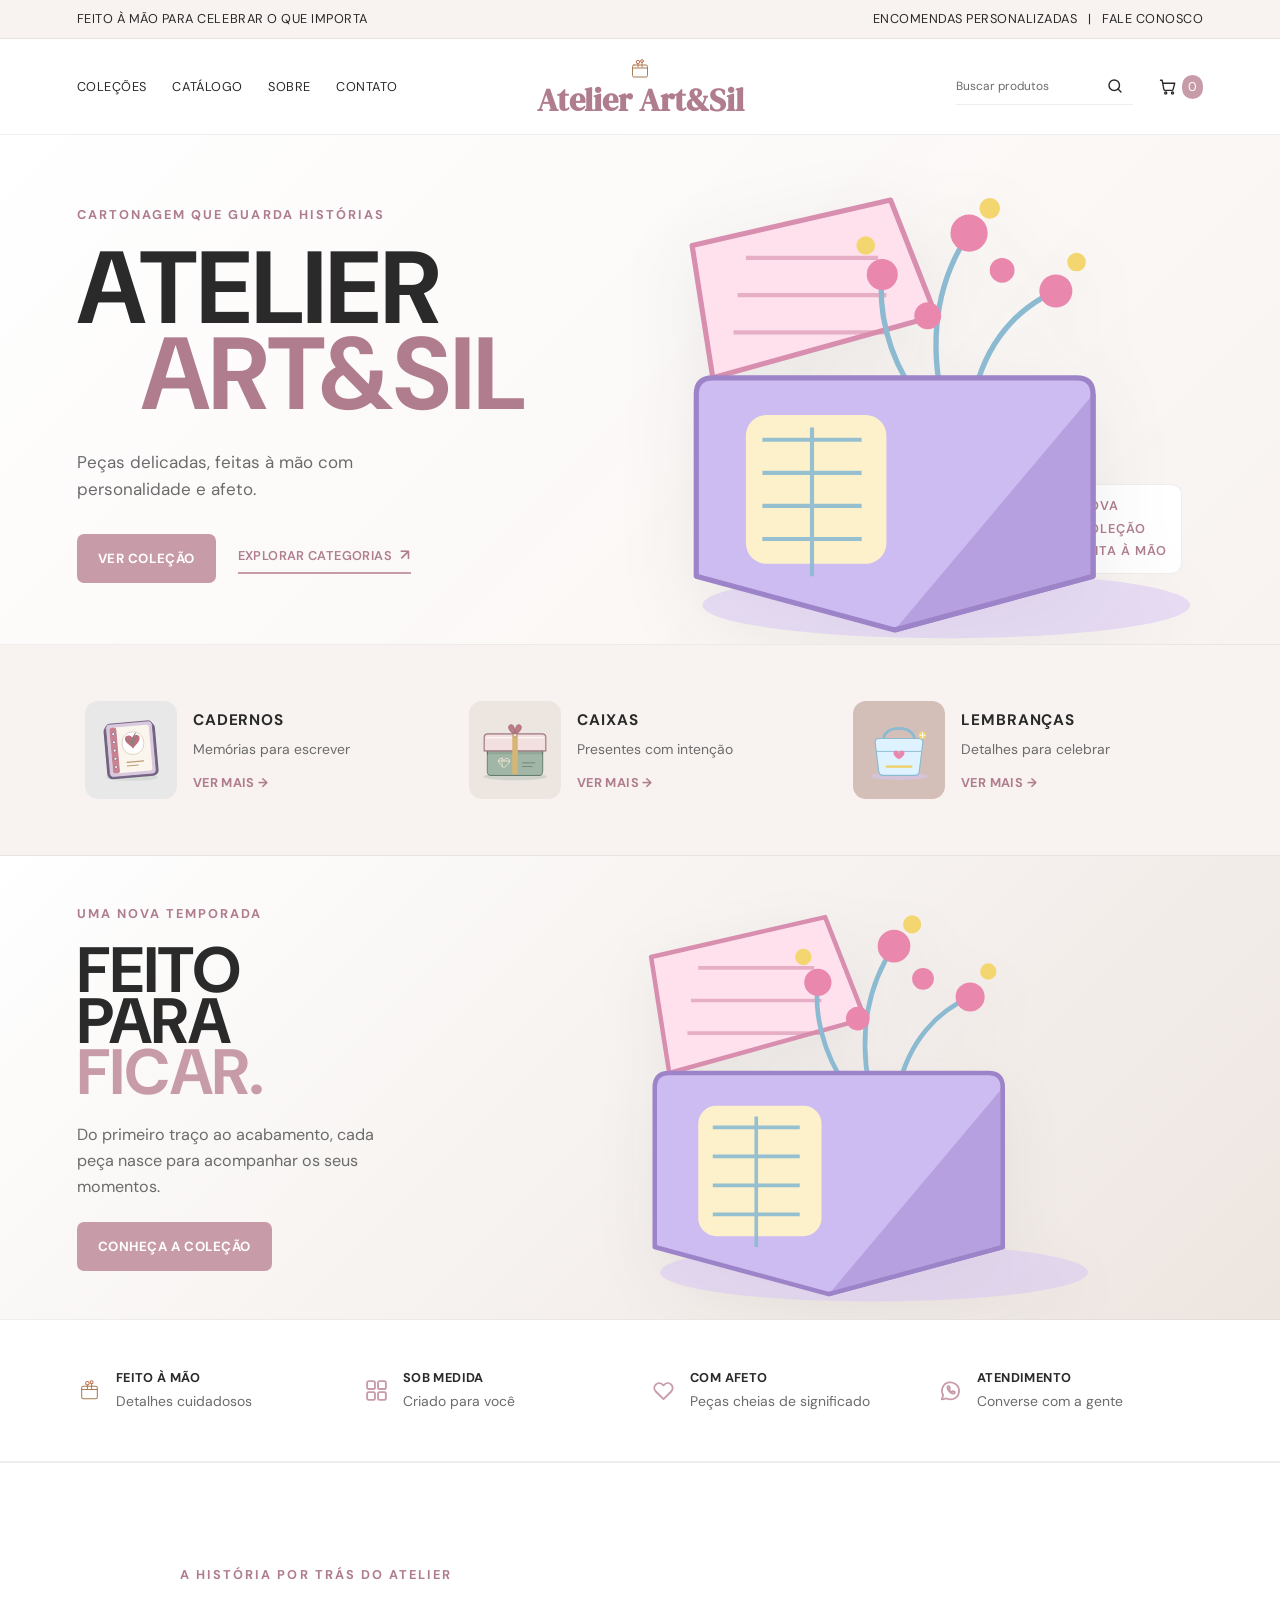
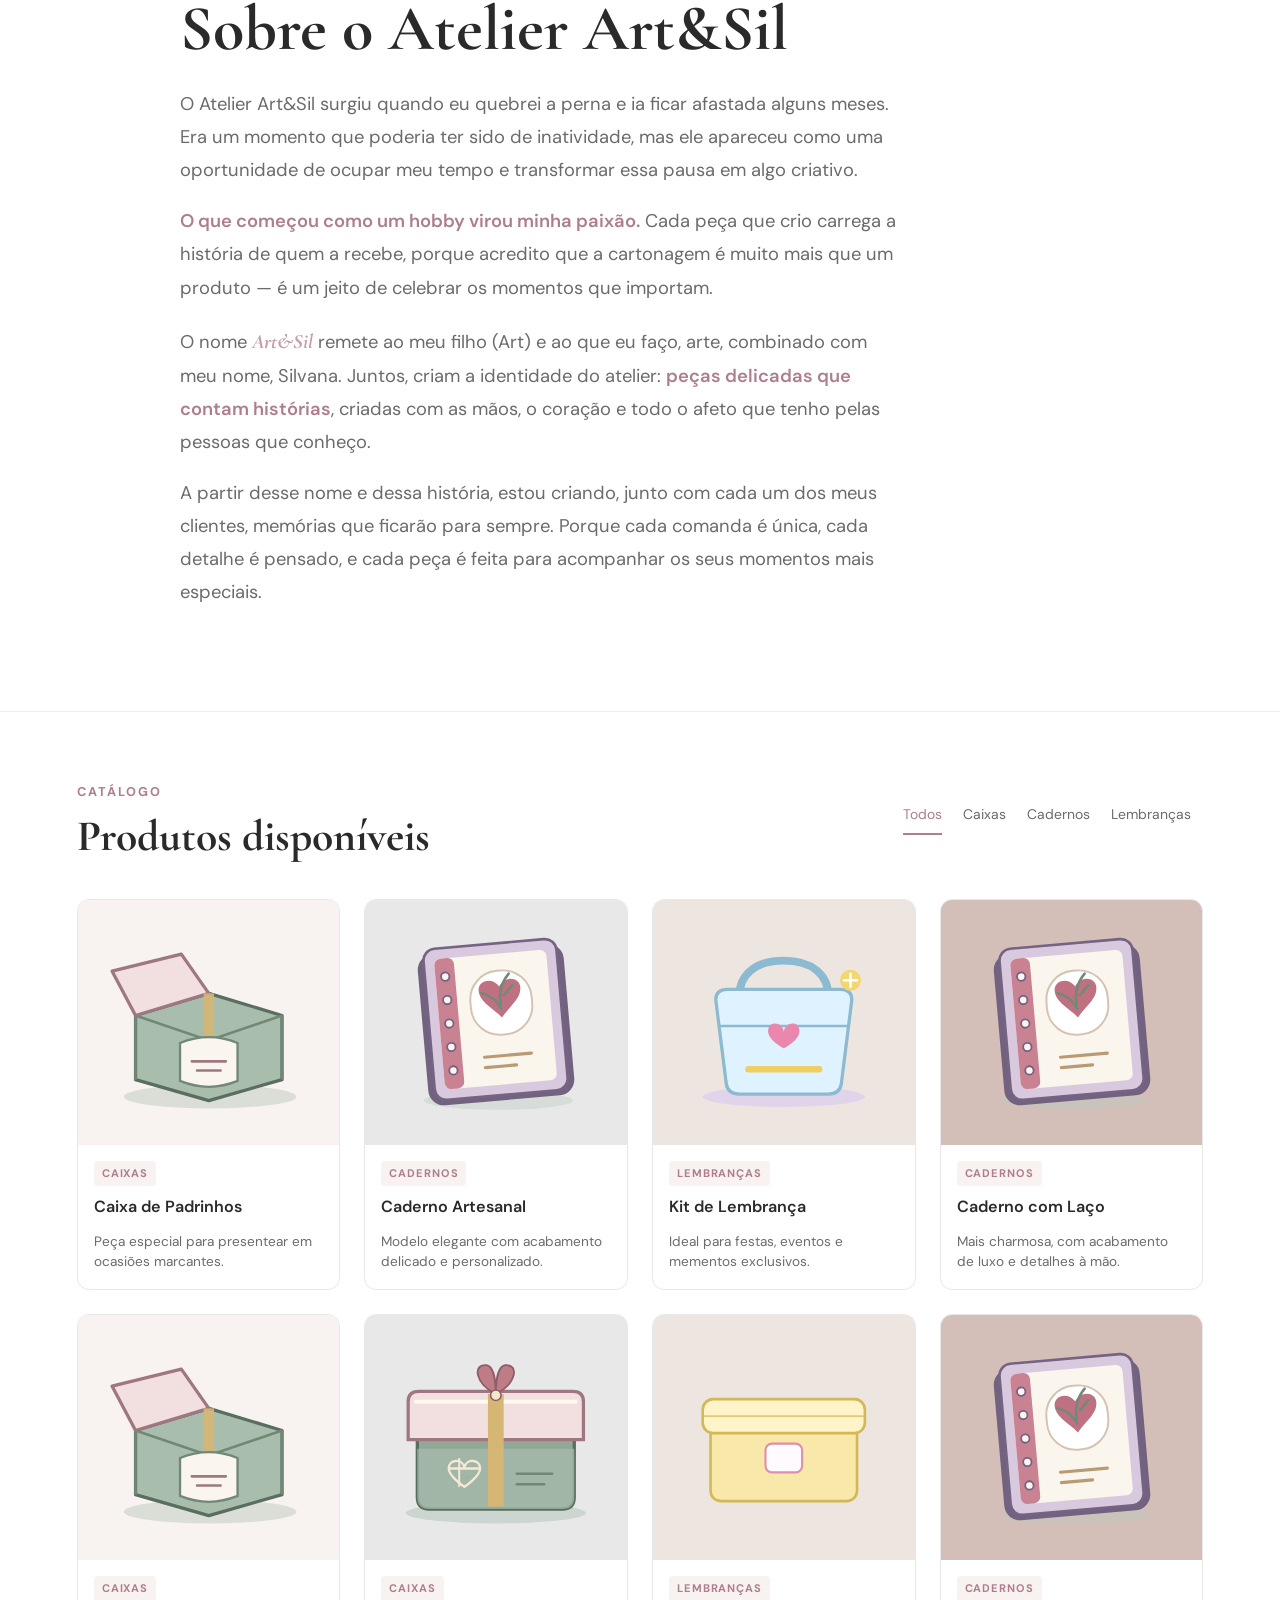
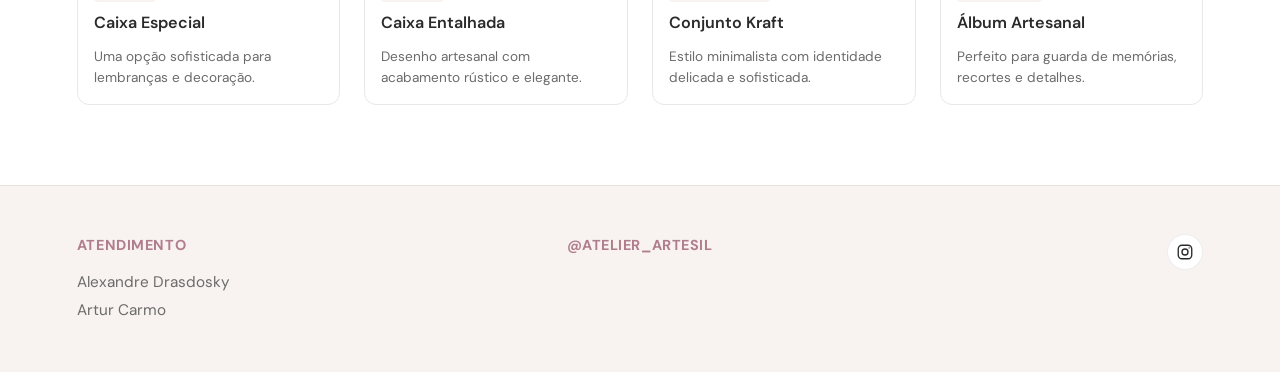
<file: index.html>
<!doctype html>
<html lang="pt-BR">
  <head>
    <meta charset="UTF-8" />
    <meta name="viewport" content="width=device-width, initial-scale=1.0" />
    <title>Atelier Art &amp; Sil — Cartonagem Personalizada</title>
    <meta
      name="description"
      content="Cartonagem personalizada feita à mão pelo Atelier Art&amp;Sil."
    />
    <link rel="preconnect" href="https://fonts.googleapis.com" />
    <link rel="preconnect" href="https://fonts.gstatic.com" crossorigin />
    <link
      href="https://fonts.googleapis.com/css2?family=Cormorant+Garamond:wght@500;600;700&family=DM+Sans:wght@400;500;600;700&family=DM+Serif+Display&display=swap"
      rel="stylesheet"
    />
    <link rel="stylesheet" href="css/editorial.css" />
  </head>
  <body>
    <a class="skip-link" href="#main-content">Pular para o conteúdo</a>
    <svg class="sprite" aria-hidden="true">
      <symbol
        id="i-home"
        viewBox="0 0 24 24"
        fill="none"
        stroke="currentColor"
        stroke-width="1.8"
        stroke-linecap="round"
        stroke-linejoin="round"
      >
        <path d="M3 10.5 12 3l9 7.5" />
        <path d="M5 9.5V21h14V9.5" />
        <path d="M9.5 21v-6h5v6" />
      </symbol>
      <symbol
        id="i-grid"
        viewBox="0 0 24 24"
        fill="none"
        stroke="currentColor"
        stroke-width="1.8"
        stroke-linecap="round"
        stroke-linejoin="round"
      >
        <rect x="3" y="3" width="7.5" height="7.5" rx="1.5" />
        <rect x="13.5" y="3" width="7.5" height="7.5" rx="1.5" />
        <rect x="3" y="13.5" width="7.5" height="7.5" rx="1.5" />
        <rect x="13.5" y="13.5" width="7.5" height="7.5" rx="1.5" />
      </symbol>
      <symbol
        id="i-cart"
        viewBox="0 0 24 24"
        fill="none"
        stroke="currentColor"
        stroke-width="1.8"
        stroke-linecap="round"
        stroke-linejoin="round"
      >
        <circle cx="9" cy="20" r="1.4" />
        <circle cx="18" cy="20" r="1.4" />
        <path
          d="M2 3h2.2l2.3 12.2a1.6 1.6 0 0 0 1.6 1.3h9.1a1.6 1.6 0 0 0 1.6-1.3L21 7H5"
        />
      </symbol>
      <symbol
        id="i-info"
        viewBox="0 0 24 24"
        fill="none"
        stroke="currentColor"
        stroke-width="1.8"
        stroke-linecap="round"
        stroke-linejoin="round"
      >
        <circle cx="12" cy="12" r="9.2" />
        <path d="M12 11v5.5" />
        <path d="M12 7.6h.01" />
      </symbol>
      <symbol
        id="i-search"
        viewBox="0 0 24 24"
        fill="none"
        stroke="currentColor"
        stroke-width="1.9"
        stroke-linecap="round"
        stroke-linejoin="round"
      >
        <circle cx="11" cy="11" r="7" />
        <path d="m20 20-4-4" />
      </symbol>
      <symbol
        id="i-user"
        viewBox="0 0 24 24"
        fill="none"
        stroke="currentColor"
        stroke-width="1.8"
        stroke-linecap="round"
        stroke-linejoin="round"
      >
        <circle cx="12" cy="8" r="4" />
        <path d="M4 21c0-4 3.6-6.5 8-6.5s8 2.5 8 6.5" />
      </symbol>
      <symbol
        id="i-heart"
        viewBox="0 0 24 24"
        fill="none"
        stroke="currentColor"
        stroke-width="1.8"
        stroke-linecap="round"
        stroke-linejoin="round"
      >
        <path
          d="M12 20.3 4.6 13a4.7 4.7 0 0 1 6.6-6.7l.8.8.8-.8A4.7 4.7 0 0 1 19.4 13Z"
        />
      </symbol>
      <symbol
        id="i-instagram"
        viewBox="0 0 24 24"
        fill="none"
        stroke="currentColor"
        stroke-width="1.8"
        stroke-linecap="round"
        stroke-linejoin="round"
      >
        <rect x="3" y="3" width="18" height="18" rx="5" />
        <circle cx="12" cy="12" r="4" />
        <path d="M17.5 6.5h.01" />
      </symbol>
      <symbol
        id="i-whatsapp"
        viewBox="0 0 24 24"
        fill="none"
        stroke="currentColor"
        stroke-width="1.7"
        stroke-linecap="round"
        stroke-linejoin="round"
      >
        <path d="M3.5 20.5 5 16.6A8.2 8.2 0 1 1 8.2 19.6Z" />
        <path
          d="M9 9.2c.3 2.6 3.2 5.5 5.8 5.8.7.1 1.3-.5 1.3-1.2v-.5l-1.9-.8-.9 1a6.6 6.6 0 0 1-2.8-2.8l1-.9-.8-1.9h-.5c-.7 0-1.3.6-1.2 1.3Z"
        />
      </symbol>
      <symbol
        id="i-facebook"
        viewBox="0 0 24 24"
        fill="none"
        stroke="currentColor"
        stroke-width="1.8"
        stroke-linecap="round"
        stroke-linejoin="round"
      >
        <path
          d="M14.5 21v-8h2.7l.5-3.2h-3.2V7.7c0-.9.3-1.6 1.7-1.6h1.6V3.2C17.4 3.1 16.4 3 15.3 3 12.9 3 11.3 4.4 11.3 7.3v2.5H8.5V13h2.8v8"
        />
      </symbol>
      <symbol
        id="i-flor"
        viewBox="0 0 48 48"
        fill="none"
        stroke="#c4714f"
        stroke-width="2"
        stroke-linecap="round"
      >
        <rect x="9" y="16" width="30" height="24" rx="3" stroke="#a67c52" />
        <path d="M9 22h30" stroke="#a67c52" />
        <circle cx="20" cy="10" r="3.4" />
        <circle cx="28" cy="8" r="2.8" />
        <path d="M20 13.4V20M28 10.8V20" />
      </symbol>

      <symbol id="p-caderno" viewBox="0 0 200 150">
        <ellipse cx="102" cy="135" rx="57" ry="7" fill="#b8c7bd" opacity=".4" />
        <g transform="rotate(-5 100 75)">
          <rect x="44" y="19" width="112" height="116" rx="12" fill="#72627f" />
          <rect
            x="49"
            y="15"
            width="102"
            height="116"
            rx="9"
            fill="#d8c9df"
            stroke="#756384"
            stroke-width="2"
          />
          <rect x="57" y="23" width="86" height="100" rx="5" fill="#fbf6ed" />
          <rect x="57" y="23" width="15" height="100" rx="5" fill="#c98291" />
          <g fill="#fbf6ed" stroke="#756384" stroke-width="1.4">
            <circle cx="64.5" cy="37" r="3.2" />
            <circle cx="64.5" cy="55" r="3.2" />
            <circle cx="64.5" cy="73" r="3.2" />
            <circle cx="64.5" cy="91" r="3.2" />
            <circle cx="64.5" cy="109" r="3.2" />
          </g>
          <rect
            x="82"
            y="36"
            width="47"
            height="49"
            rx="22"
            fill="#fff"
            stroke="#d5c2b2"
            stroke-width="1.5"
          />
          <path
            d="M105 72c-6-8-16-13-16-22 0-8 11-10 16-2 5-8 16-6 16 2 0 9-10 14-16 22Z"
            fill="#bf7182"
          />
          <path
            d="M105 62c-1-10 2-17 8-23m-8 26c-3-7-8-11-14-13m17 3 7-7"
            fill="none"
            stroke="#718a76"
            stroke-width="2"
            stroke-linecap="round"
          />
          <path
            d="M89 101h36"
            stroke="#b99b73"
            stroke-width="2.4"
            stroke-linecap="round"
          />
          <path
            d="M89 109h24"
            stroke="#b99b73"
            stroke-width="2.4"
            stroke-linecap="round"
          />
        </g>
      </symbol>

      <symbol id="p-caixa-entalhada" viewBox="0 0 200 150">
        <ellipse
          cx="100"
          cy="133"
          rx="69"
          ry="8"
          fill="#acbdb2"
          opacity=".45"
        />
        <path
          d="M40 68h120v53q0 9-9 9H49q-9 0-9-9Z"
          fill="#91a896"
          stroke="#596e61"
          stroke-width="2.5"
        />
        <path
          d="M40 84h120v37q0 9-9 9H49q-9 0-9-9Z"
          fill="#a9bdad"
          opacity=".7"
        />
        <path
          d="M33 48q0-8 8-8h118q8 0 8 8v29H33Z"
          fill="#f2dfe0"
          stroke="#9e7780"
          stroke-width="2.5"
        />
        <path
          d="M39 48h122"
          stroke="#fff8ef"
          stroke-width="3"
          stroke-linecap="round"
        />
        <path d="M94 42h12v86H94Z" fill="#d6b674" />
        <path
          d="M100 42c-16-8-18-23-7-22 5 1 7 11 7 22Zm0 0c16-8 18-23 7-22-5 1-7 11-7 22Z"
          fill="#bd7c86"
          stroke="#8e5d69"
          stroke-width="1.4"
        />
        <circle
          cx="100"
          cy="43"
          r="4"
          fill="#f4e8ca"
          stroke="#8e5d69"
          stroke-width="1.2"
        />
        <path
          d="M64 99c0-7 10-8 12-1 2-7 12-6 12 1 0 6-12 14-12 14s-12-8-12-14Zm0 0h24"
          fill="none"
          stroke="#f5e8d6"
          stroke-width="1.8"
          stroke-linecap="round"
          stroke-linejoin="round"
        />
        <path d="M72 91v22" stroke="#f5e8d6" stroke-width="1.5" />
        <path
          d="M116 103h27"
          stroke="#718778"
          stroke-width="2"
          stroke-linecap="round"
        />
        <path
          d="M116 111h21"
          stroke="#718778"
          stroke-width="2"
          stroke-linecap="round"
        />
      </symbol>

      <symbol id="p-caixa-presente" viewBox="0 0 200 150">
        <rect
          x="42"
          y="66"
          width="116"
          height="60"
          rx="10"
          fill="#ffddeb"
          stroke="#df9fbd"
          stroke-width="2"
        />
        <rect
          x="34"
          y="48"
          width="132"
          height="26"
          rx="10"
          fill="#fff0f6"
          stroke="#df9fbd"
          stroke-width="2"
        />
        <rect
          x="92"
          y="48"
          width="16"
          height="78"
          fill="#f3d66f"
          opacity=".95"
        />
        <path d="M100 48c-14-6-26-22-12-24 9-1 12 12 12 24Z" fill="#f3c95e" />
        <path d="M100 48c14-6 26-22 12-24-9-1 12 12 12 24Z" fill="#f3c95e" />
        <circle cx="100" cy="46" r="5" fill="#df8eae" />
      </symbol>

      <symbol id="p-caixa-kraft" viewBox="0 0 200 150">
        <rect
          x="44"
          y="64"
          width="112"
          height="60"
          rx="8"
          fill="#f8e8a9"
          stroke="#d3b857"
          stroke-width="2"
        />
        <rect
          x="38"
          y="46"
          width="124"
          height="26"
          rx="8"
          fill="#fff4c9"
          stroke="#d3b857"
          stroke-width="2"
        />
        <path d="M38 59h124" stroke="#d3b857" stroke-width="1.4" opacity=".7" />
        <rect
          x="86"
          y="80"
          width="28"
          height="22"
          rx="5"
          fill="#fffafd"
          stroke="#df8eae"
          stroke-width="1.6"
        />
      </symbol>

      <symbol id="p-caixa-aberta" viewBox="0 0 200 150">
        <ellipse cx="101" cy="132" rx="66" ry="9" fill="#acbdb2" opacity=".4" />
        <path
          d="M44 70 100 53l56 17v49l-56 16-56-16Z"
          fill="#a9bdad"
          stroke="#596e61"
          stroke-width="2.5"
          stroke-linejoin="round"
        />
        <path
          d="M44 70 100 89l56-19M44 70v49m112-49v49"
          fill="none"
          stroke="#718778"
          stroke-width="2"
        />
        <path
          d="M44 70 26 36l53-13 21 30Z"
          fill="#f2dfe0"
          stroke="#9e7780"
          stroke-width="2.5"
          stroke-linejoin="round"
        />
        <path d="M100 53v52" stroke="#d6b674" stroke-width="8" opacity=".9" />
        <path
          d="M78 91q22-9 44 0v29q-22 9-44 0Z"
          fill="#fbf6ed"
          stroke="#718778"
          stroke-width="1.8"
        />
        <path
          d="M87 105h26m-22 7h18"
          stroke="#9e7780"
          stroke-width="2"
          stroke-linecap="round"
        />
      </symbol>

      <symbol id="p-lembranca" viewBox="0 0 200 150">
        <ellipse
          cx="100"
          cy="132"
          rx="62"
          ry="8"
          fill="#d8c7f5"
          opacity=".55"
        />
        <path
          d="M66 55c0-16 12-27 34-27s34 11 34 27"
          fill="none"
          stroke="#8cbad1"
          stroke-width="6"
          stroke-linecap="round"
        />
        <path
          d="M48 58q0-8 9-8h86q9 0 9 8l-8 64q-1 8-10 8H66q-9 0-10-8Z"
          fill="#dff2ff"
          stroke="#8cbad1"
          stroke-width="2.5"
        />
        <path d="M51 78h98" stroke="#8cbad1" stroke-width="2" />
        <path
          d="M100 83c0-8 12-10 12-1 0 7-12 13-12 13s-12-6-12-13c0-9 12-7 12 1Z"
          fill="#e987ac"
        />
        <path
          d="M73 111h54"
          stroke="#f0ce62"
          stroke-width="5"
          stroke-linecap="round"
        />
        <circle cx="151" cy="43" r="8" fill="#f3d66f" />
        <path
          d="M151 38v10m-5-5h10"
          stroke="#fff"
          stroke-width="2"
          stroke-linecap="round"
        />
      </symbol>

      <symbol id="p-topo-bolo" viewBox="0 0 200 150">
        <rect x="96" y="70" width="8" height="58" rx="4" fill="#f3d66f" />
        <path
          d="M100 26c16 6 30 18 30 30 0 10-13 16-30 16s-30-6-30-16c0-12 14-24 30-30Z"
          fill="#dff2ff"
          stroke="#a9cfe4"
          stroke-width="2"
        />
        <path
          d="M78 54h44"
          stroke="#e987ac"
          stroke-width="2.4"
          stroke-linecap="round"
        />
        <circle cx="100" cy="40" r="6" fill="#f3d66f" opacity=".95" />
        <rect x="66" y="126" width="68" height="8" rx="4" fill="#e9ddff" />
      </symbol>

      <symbol id="hero-caixa" viewBox="0 0 360 260">
        <ellipse
          cx="185"
          cy="232"
          rx="118"
          ry="16"
          fill="#d8c7f5"
          opacity=".55"
        />
        <path
          d="M72 122 62 58l96-22 22 56Z"
          fill="#ffe1ed"
          stroke="#d88eae"
          stroke-width="2.5"
          stroke-linejoin="round"
        />
        <g stroke="#d88eae" stroke-width="2" fill="none" opacity=".6">
          <path d="M88 64h64M84 82h72M82 100h74" />
        </g>
        <g
          stroke="#8cbad1"
          stroke-width="2.6"
          fill="none"
          stroke-linecap="round"
        >
          <path d="M182 128c-6-34 2-58 14-76" />
          <path d="M198 132c6-28 22-44 40-52" />
          <path d="M170 130c-14-20-18-42-16-58" />
        </g>
        <g fill="#e987ac">
          <circle cx="196" cy="52" r="9" />
          <circle cx="238" cy="80" r="8" />
          <circle cx="154" cy="72" r="7.5" />
          <circle cx="212" cy="70" r="6" />
          <circle cx="176" cy="92" r="6.5" />
        </g>
        <g fill="#f3d66f">
          <circle cx="206" cy="40" r="5" />
          <circle cx="248" cy="66" r="4.5" />
          <circle cx="146" cy="58" r="4.5" />
        </g>
        <path
          d="M80 122h168q8 0 8 8v88l-96 26-96-26v-88q0-8 8-8Z"
          fill="#cdbcf1"
          stroke="#9d83c8"
          stroke-width="2.5"
          stroke-linejoin="round"
        />
        <path
          d="M256 130v88l-96 26"
          fill="#b7a0df"
          stroke="#9d83c8"
          stroke-width="2.5"
          stroke-linejoin="round"
        />
        <rect
          x="88"
          y="140"
          width="68"
          height="72"
          rx="10"
          fill="#fff4c9"
          opacity=".95"
        />
        <g stroke="#8cbad1" stroke-width="2" fill="none" opacity=".9">
          <path d="M96 152h48M96 168h48M96 184h48M96 200h48" />
          <path d="M120 146v72" />
        </g>
      </symbol>
    </svg>

    <div class="site-shell">
      <div class="top-strip">
        <span>Feito à mão para celebrar o que importa</span
        ><span>Encomendas personalizadas &nbsp; | &nbsp; Fale conosco</span>
      </div>
      <header class="topo">
        <nav class="nav-links" aria-label="Navegação principal">
          <a href="#categorias">COLEÇÕES</a><a href="#produtos">CATÁLOGO</a
          ><a href="#sobre">SOBRE</a><a href="#rodape">CONTATO</a>
        </nav>
        <a
          class="brand-lockup"
          href="index.html"
          aria-label="Atelier Art e Sil - início"
          ><svg aria-hidden="true"><use href="#i-flor" /></svg
          ><span>Atelier Art&amp;Sil</span></a
        >
        <div class="acoes">
          <form class="search-control" role="search" id="product-search">
            <label class="sr-only" for="busca">Buscar produtos</label>
            <input
              id="busca"
              type="search"
              placeholder="Buscar produtos"
              aria-controls="produtos"
              autocomplete="off"
            />
            <button type="submit" aria-label="Pesquisar produtos">
              <svg aria-hidden="true"><use href="#i-search" /></svg>
            </button>
          </form>
          <a
            class="cart-link"
            href="paginas/carrinho.html"
            aria-label="Carrinho, 0 itens"
            ><svg><use href="#i-cart" /></svg><span>0</span></a
          >
        </div>
      </header>

      <main id="main-content" tabindex="-1">
        <section class="hero" aria-label="Coleção em destaque">
          <div class="hero-copy">
            <p class="eyebrow">Cartonagem que guarda histórias</p>
            <h1>ATELIER<br /><span>ART&amp;SIL</span></h1>
            <p class="tagline">
              Peças delicadas, feitas à mão com personalidade e afeto.
            </p>
            <div class="hero-actions">
              <a href="#produtos" class="primary-btn">VER COLEÇÃO</a
              ><a href="#categorias" class="text-link"
                >EXPLORAR CATEGORIAS <span>↗</span></a
              >
            </div>
          </div>
          <div class="hero-art" aria-hidden="true">
            <div class="art-label">
              NOVA<br />COLEÇÃO<br /><span>FEITA À MÃO</span>
            </div>
            <svg viewBox="0 0 360 260"><use href="#hero-caixa" /></svg>
          </div>
        </section>

        <section
          class="category-band"
          id="categorias"
          aria-label="Categorias em destaque"
        >
          <a
            class="category-tile"
            href="#produtos"
            data-category-target="cadernos"
            ><div class="category-art">
              <svg viewBox="0 0 200 150" aria-hidden="true">
                <use href="#p-caderno" />
              </svg>
            </div>
            <div>
              <h2>CADERNOS</h2>
              <p>Memórias para escrever</p>
              <span>VER MAIS →</span>
            </div></a
          ><a
            class="category-tile"
            href="#produtos"
            data-category-target="caixas"
            ><div class="category-art">
              <svg viewBox="0 0 200 150" aria-hidden="true">
                <use href="#p-caixa-entalhada" />
              </svg>
            </div>
            <div>
              <h2>CAIXAS</h2>
              <p>Presentes com intenção</p>
              <span>VER MAIS →</span>
            </div></a
          ><a
            class="category-tile"
            href="#produtos"
            data-category-target="lembrancas"
            ><div class="category-art">
              <svg viewBox="0 0 200 150" aria-hidden="true">
                <use href="#p-lembranca" />
              </svg>
            </div>
            <div>
              <h2>LEMBRANÇAS</h2>
              <p>Detalhes para celebrar</p>
              <span>VER MAIS →</span>
            </div></a
          >
        </section>

        <section class="campaign">
          <div class="campaign-copy">
            <p class="eyebrow">Uma nova temporada</p>
            <h2>FEITO<br />PARA<br /><em>FICAR.</em></h2>
            <p>
              Do primeiro traço ao acabamento, cada peça nasce para acompanhar
              os seus momentos.
            </p>
            <a href="#produtos" class="primary-btn">CONHEÇA A COLEÇÃO</a>
          </div>
          <div class="campaign-art">
            <svg viewBox="0 0 360 260" aria-hidden="true">
              <use href="#hero-caixa" />
            </svg>
          </div>
        </section>

        <section class="benefits" aria-label="Benefícios do atelier">
          <div>
            <svg aria-hidden="true"><use href="#i-flor" /></svg
            ><strong>FEITO À MÃO</strong><span>Detalhes cuidadosos</span>
          </div>
          <div>
            <svg aria-hidden="true"><use href="#i-grid" /></svg
            ><strong>SOB MEDIDA</strong><span>Criado para você</span>
          </div>
          <div>
            <svg aria-hidden="true"><use href="#i-heart" /></svg
            ><strong>COM AFETO</strong><span>Peças cheias de significado</span>
          </div>
          <div>
            <svg aria-hidden="true"><use href="#i-whatsapp" /></svg
            ><strong>ATENDIMENTO</strong><span>Converse com a gente</span>
          </div>
        </section>

        <section class="sobre" id="sobre" aria-labelledby="sobre-titulo">
          <div class="sobre-container">
            <div class="sobre-conteudo">
              <p class="eyebrow">A história por trás do atelier</p>
              <h2 id="sobre-titulo">Sobre o Atelier Art&amp;Sil</h2>
              <p class="sobre-texto">
                O Atelier Art&amp;Sil surgiu quando eu quebrei a perna e ia ficar afastada alguns meses. Era um momento que poderia ter sido de inatividade, mas ele apareceu como uma oportunidade de ocupar meu tempo e transformar essa pausa em algo criativo.
              </p>
              <p class="sobre-texto">
                <strong>O que começou como um hobby virou minha paixão.</strong> Cada peça que crio carrega a história de quem a recebe, porque acredito que a cartonagem é muito mais que um produto — é um jeito de celebrar os momentos que importam.
              </p>
              <p class="sobre-texto">
                O nome <em>Art&amp;Sil</em> remete ao meu filho (Art) e ao que eu faço, arte, combinado com meu nome, Silvana. Juntos, criam a identidade do atelier: <strong>peças delicadas que contam histórias</strong>, criadas com as mãos, o coração e todo o afeto que tenho pelas pessoas que conheço.
              </p>
              <p class="sobre-texto">
                A partir desse nome e dessa história, estou criando, junto com cada um dos meus clientes, memórias que ficarão para sempre. Porque cada comanda é única, cada detalhe é pensado, e cada peça é feita para acompanhar os seus momentos mais especiais.
              </p>
            </div>
          </div>
        </section>

        <section class="catalogo" aria-labelledby="catalogo-titulo">
          <div class="catalogo-header">
            <div>
              <p class="eyebrow">Catálogo</p>
              <h2 id="catalogo-titulo">Produtos disponíveis</h2>
            </div>
            <div
              class="filtros"
              role="group"
              aria-label="Filtrar produtos por categoria"
            >
              <button
                class="filter is-active"
                data-filter="all"
                aria-pressed="true"
                type="button"
              >
                Todos
              </button>
              <button
                class="filter"
                data-filter="caixas"
                aria-pressed="false"
                type="button"
              >
                Caixas
              </button>
              <button
                class="filter"
                data-filter="cadernos"
                aria-pressed="false"
                type="button"
              >
                Cadernos
              </button>
              <button
                class="filter"
                data-filter="lembrancas"
                aria-pressed="false"
                type="button"
              >
                Lembranças
              </button>
            </div>
          </div>

          <div class="produtos" id="produtos">
            <a
              class="produto"
              href="paginas/produto.html?id=caixa-padrinhos"
              data-product-id="caixa-padrinhos"
              data-category="caixas"
              data-name="Caixa de Padrinhos"
              aria-label="Ver detalhes de Caixa de Padrinhos"
            >
              <div class="arte">
                <svg
                  viewBox="0 0 200 150"
                  role="img"
                  aria-label="Caixa de padrinhos"
                >
                  <use href="#p-caixa-aberta" />
                </svg>
              </div>
              <div class="produto-info">
                <span class="badge">Caixas</span>
                <h3>Caixa de Padrinhos</h3>
                <p>Peça especial para presentear em ocasiões marcantes.</p>
              </div>
            </a>

            <a
              class="produto"
              href="paginas/produto.html?id=caderno-artesanal"
              data-product-id="caderno-artesanal"
              data-category="cadernos"
              data-name="Caderno Artesanal"
              aria-label="Ver detalhes de Caderno Artesanal"
            >
              <div class="arte">
                <svg
                  viewBox="0 0 200 150"
                  role="img"
                  aria-label="Caderno artesanal"
                >
                  <use href="#p-caderno" />
                </svg>
              </div>
              <div class="produto-info">
                <span class="badge">Cadernos</span>
                <h3>Caderno Artesanal</h3>
                <p>Modelo elegante com acabamento delicado e personalizado.</p>
              </div>
            </a>

            <a
              class="produto"
              href="paginas/produto.html?id=kit-lembranca"
              data-product-id="kit-lembranca"
              data-category="lembrancas"
              data-name="Kit de Lembrança"
              aria-label="Ver detalhes de Kit de Lembrança"
            >
              <div class="arte">
                <svg
                  viewBox="0 0 200 150"
                  role="img"
                  aria-label="Sacola artesanal para lembrança"
                >
                  <use href="#p-lembranca" />
                </svg>
              </div>
              <div class="produto-info">
                <span class="badge">Lembranças</span>
                <h3>Kit de Lembrança</h3>
                <p>Ideal para festas, eventos e mementos exclusivos.</p>
              </div>
            </a>

            <a
              class="produto"
              href="paginas/produto.html?id=caderno-com-laco"
              data-product-id="caderno-com-laco"
              data-category="cadernos"
              data-name="Caderno com Laço"
              aria-label="Ver detalhes de Caderno com Laço"
            >
              <div class="arte">
                <svg
                  viewBox="0 0 200 150"
                  role="img"
                  aria-label="Caderno artesanal"
                >
                  <use href="#p-caderno" />
                </svg>
              </div>
              <div class="produto-info">
                <span class="badge">Cadernos</span>
                <h3>Caderno com Laço</h3>
                <p>Mais charmosa, com acabamento de luxo e detalhes à mão.</p>
              </div>
            </a>

            <a
              class="produto"
              href="paginas/produto.html?id=caixa-especial"
              data-product-id="caixa-especial"
              data-category="caixas"
              data-name="Caixa Especial"
              aria-label="Ver detalhes de Caixa Especial"
            >
              <div class="arte">
                <svg
                  viewBox="0 0 200 150"
                  role="img"
                  aria-label="Caixa de padrinhos especial"
                >
                  <use href="#p-caixa-aberta" />
                </svg>
              </div>
              <div class="produto-info">
                <span class="badge">Caixas</span>
                <h3>Caixa Especial</h3>
                <p>Uma opção sofisticada para lembranças e decoração.</p>
              </div>
            </a>

            <a
              class="produto"
              href="paginas/produto.html?id=caixa-entalhada"
              data-product-id="caixa-entalhada"
              data-category="caixas"
              data-name="Caixa Entalhada"
              aria-label="Ver detalhes de Caixa Entalhada"
            >
              <div class="arte">
                <svg
                  viewBox="0 0 200 150"
                  role="img"
                  aria-label="Caixa entalhada"
                >
                  <use href="#p-caixa-entalhada" />
                </svg>
              </div>
              <div class="produto-info">
                <span class="badge">Caixas</span>
                <h3>Caixa Entalhada</h3>
                <p>Desenho artesanal com acabamento rústico e elegante.</p>
              </div>
            </a>

            <a
              class="produto"
              href="paginas/produto.html?id=conjunto-kraft"
              data-product-id="conjunto-kraft"
              data-category="lembrancas"
              data-name="Conjunto Kraft"
              aria-label="Ver detalhes de Conjunto Kraft"
            >
              <div class="arte">
                <svg
                  viewBox="0 0 200 150"
                  role="img"
                  aria-label="Caderno kraft"
                >
                  <use href="#p-caixa-kraft" />
                </svg>
              </div>
              <div class="produto-info">
                <span class="badge">Lembranças</span>
                <h3>Conjunto Kraft</h3>
                <p>Estilo minimalista com identidade delicada e sofisticada.</p>
              </div>
            </a>

            <a
              class="produto"
              href="paginas/produto.html?id=album-artesanal"
              data-product-id="album-artesanal"
              data-category="cadernos"
              data-name="Álbum Artesanal"
              aria-label="Ver detalhes de Álbum Artesanal"
            >
              <div class="arte">
                <svg
                  viewBox="0 0 200 150"
                  role="img"
                  aria-label="Álbum artesanal"
                >
                  <use href="#p-caderno" />
                </svg>
              </div>
              <div class="produto-info">
                <span class="badge">Cadernos</span>
                <h3>Álbum Artesanal</h3>
                <p>Perfeito para guarda de memórias, recortes e detalhes.</p>
              </div>
            </a>
          </div>
          <p class="empty-state" role="status" hidden>
            Nenhum produto encontrado para essa busca.
          </p>
          <p
            class="sr-only"
            id="results-status"
            role="status"
            aria-live="polite"
          ></p>
        </section>
      </main>

      <footer class="rodape" id="rodape">
        <div class="rodape-col">
          <h4>Atendimento</h4>
          <p>Alexandre Drasdosky</p>
          <p>Artur Carmo</p>
        </div>

        <div class="rodape-centro">@atelier_artesil</div>

        <div class="sociais" aria-label="Redes sociais do atelier">
          <a
            class="social"
            href="https://www.instagram.com/atelier_artesil/"
            aria-label="Instagram do Atelier Art e Sil"
            target="_blank"
            rel="noopener noreferrer"
            ><svg><use href="#i-instagram" /></svg
          ></a>
        </div>
      </footer>
    </div>

    <script src="js/main.js"></script>
  </body>
</html>
</file>
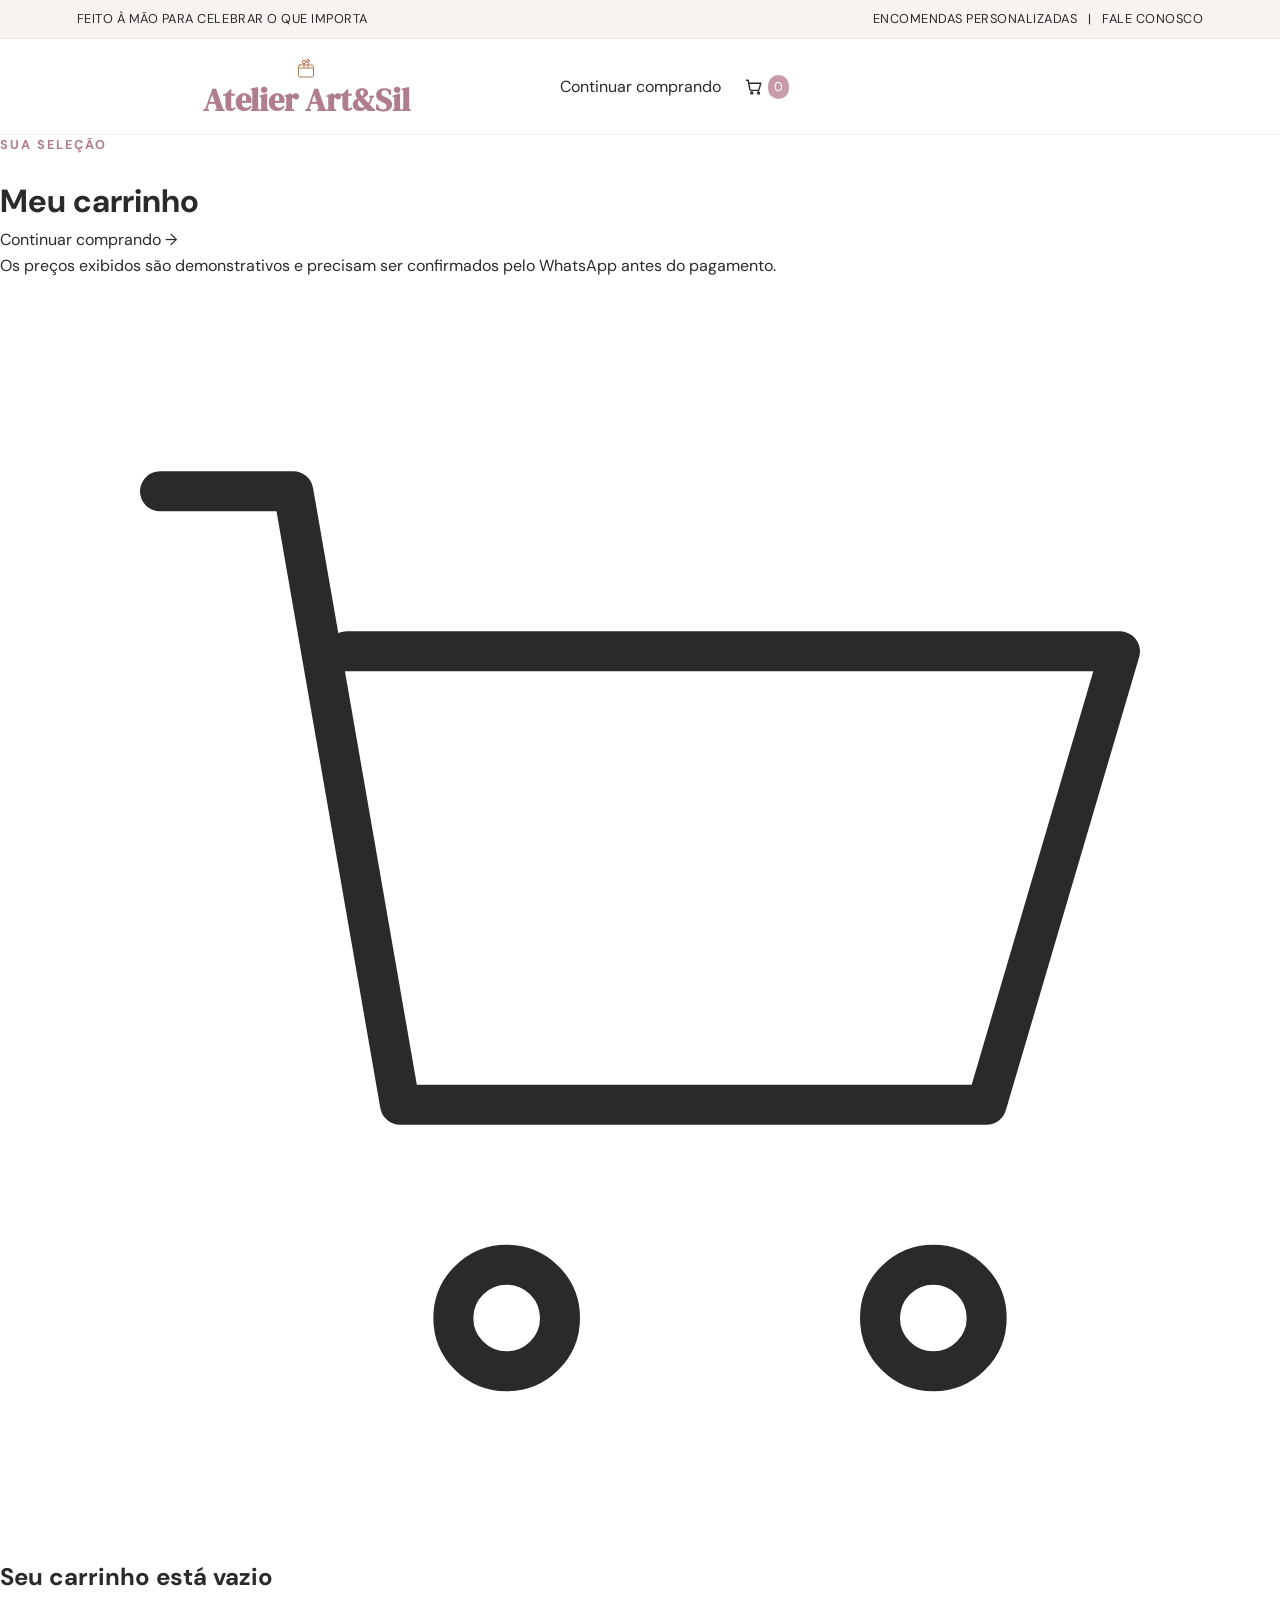
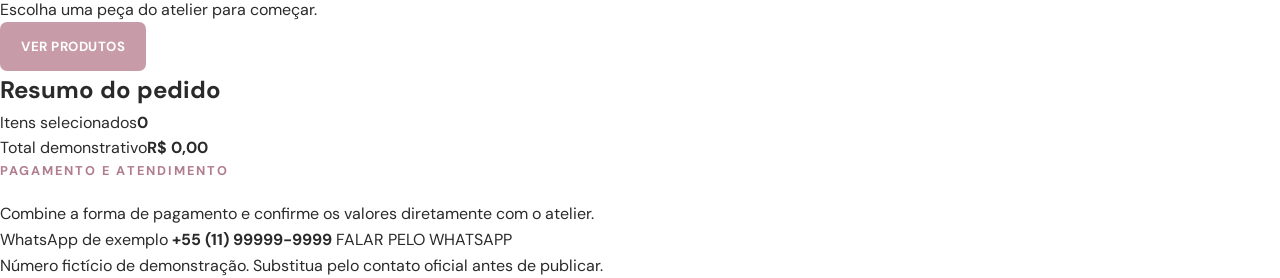
<file: paginas/carrinho.html>
<!doctype html>
<html lang="pt-BR">
  <head>
    <meta charset="UTF-8" />
    <meta name="viewport" content="width=device-width, initial-scale=1.0" />
    <meta
      name="description"
      content="Revise os produtos escolhidos e combine o pagamento pelo WhatsApp."
    />
    <title>Meu carrinho | Atelier Art&amp;Sil</title>
    <link rel="preconnect" href="https://fonts.googleapis.com" />
    <link rel="preconnect" href="https://fonts.gstatic.com" crossorigin />
    <link
      href="https://fonts.googleapis.com/css2?family=Cormorant+Garamond:wght@500;600;700&family=DM+Sans:wght@400;500;600;700&family=DM+Serif+Display&display=swap"
      rel="stylesheet"
    />
    <link rel="stylesheet" href="../css/editorial.css" />
  </head>
  <body class="pagina-carrinho">
    <a class="skip-link" href="#main-content">Pular para o conteúdo</a>
    <svg class="sprite" aria-hidden="true">
      <symbol
        id="i-flor"
        viewBox="0 0 48 48"
        fill="none"
        stroke="#c4714f"
        stroke-width="2"
        stroke-linecap="round"
      >
        <rect x="9" y="16" width="30" height="24" rx="3" stroke="#a67c52" />
        <path d="M9 22h30" stroke="#a67c52" />
        <circle cx="20" cy="10" r="3.4" />
        <circle cx="28" cy="8" r="2.8" />
        <path d="M20 13.4V20M28 10.8V20" />
      </symbol>
      <symbol
        id="i-cart"
        viewBox="0 0 24 24"
        fill="none"
        stroke="currentColor"
        stroke-width="1.8"
        stroke-linecap="round"
        stroke-linejoin="round"
      >
        <circle cx="9" cy="20" r="1.4" />
        <circle cx="18" cy="20" r="1.4" />
        <path
          d="M2 3h2.2l2.3 12.2a1.6 1.6 0 0 0 1.6 1.3h9.1a1.6 1.6 0 0 0 1.6-1.3L21 7H5"
        />
      </symbol>
    </svg>
    <div class="site-shell">
      <div class="top-strip">
        <span>Feito à mão para celebrar o que importa</span
        ><span>Encomendas personalizadas &nbsp; | &nbsp; Fale conosco</span>
      </div>
      <header class="topo cart-topo">
        <a
          class="brand-lockup"
          href="../index.html"
          aria-label="Atelier Art e Sil - início"
          ><svg aria-hidden="true"><use href="#i-flor" /></svg
          ><span>Atelier Art&amp;Sil</span></a
        >
        <nav class="product-nav" aria-label="Navegação">
          <a href="../index.html#produtos">Continuar comprando</a>
        </nav>
        <a class="cart-link" href="carrinho.html" aria-label="Carrinho, 0 itens"
          ><svg aria-hidden="true"><use href="#i-cart" /></svg><span>0</span></a
        >
      </header>
      <main class="cart-page" id="main-content" tabindex="-1">
        <div class="cart-heading">
          <div>
            <p class="eyebrow">Sua seleção</p>
            <h1>Meu carrinho</h1>
          </div>
          <a class="cart-back-link" href="../index.html#produtos"
            >Continuar comprando <span aria-hidden="true">→</span></a
          >
        </div>
        <p class="demo-price-notice">
          Os preços exibidos são demonstrativos e precisam ser confirmados pelo
          WhatsApp antes do pagamento.
        </p>
        <div class="cart-layout">
          <section
            class="cart-items-section"
            aria-labelledby="cart-items-title"
          >
            <h2 id="cart-items-title" class="sr-only">Produtos no carrinho</h2>
            <div id="cart-items" class="cart-items" aria-live="polite"></div>
          </section>
          <aside class="cart-summary" aria-labelledby="cart-summary-title">
            <h2 id="cart-summary-title">Resumo do pedido</h2>
            <div class="summary-row">
              <span>Itens selecionados</span
              ><strong id="selected-count">0</strong>
            </div>
            <div class="summary-row summary-total">
              <span>Total demonstrativo</span
              ><strong id="cart-total">R$ 0,00</strong>
            </div>
            <div class="payment-contact">
              <p class="eyebrow">Pagamento e atendimento</p>
              <p>
                Combine a forma de pagamento e confirme os valores diretamente
                com o atelier.
              </p>
              <span class="whatsapp-example">WhatsApp de exemplo</span>
              <strong class="whatsapp-number">+55 (11) 99999-9999</strong>
              <a
                id="whatsapp-checkout"
                class="whatsapp-button is-disabled"
                href="#"
                aria-disabled="true"
                target="_blank"
                rel="noopener noreferrer"
                >FALAR PELO WHATSAPP</a
              >
              <p class="whatsapp-disclaimer">
                Número fictício de demonstração. Substitua pelo contato oficial
                antes de publicar.
              </p>
            </div>
          </aside>
        </div>
      </main>
    </div>
    <script src="../js/catalog.js"></script>
    <script src="../js/cart.js"></script>
  </body>
</html>
</file>
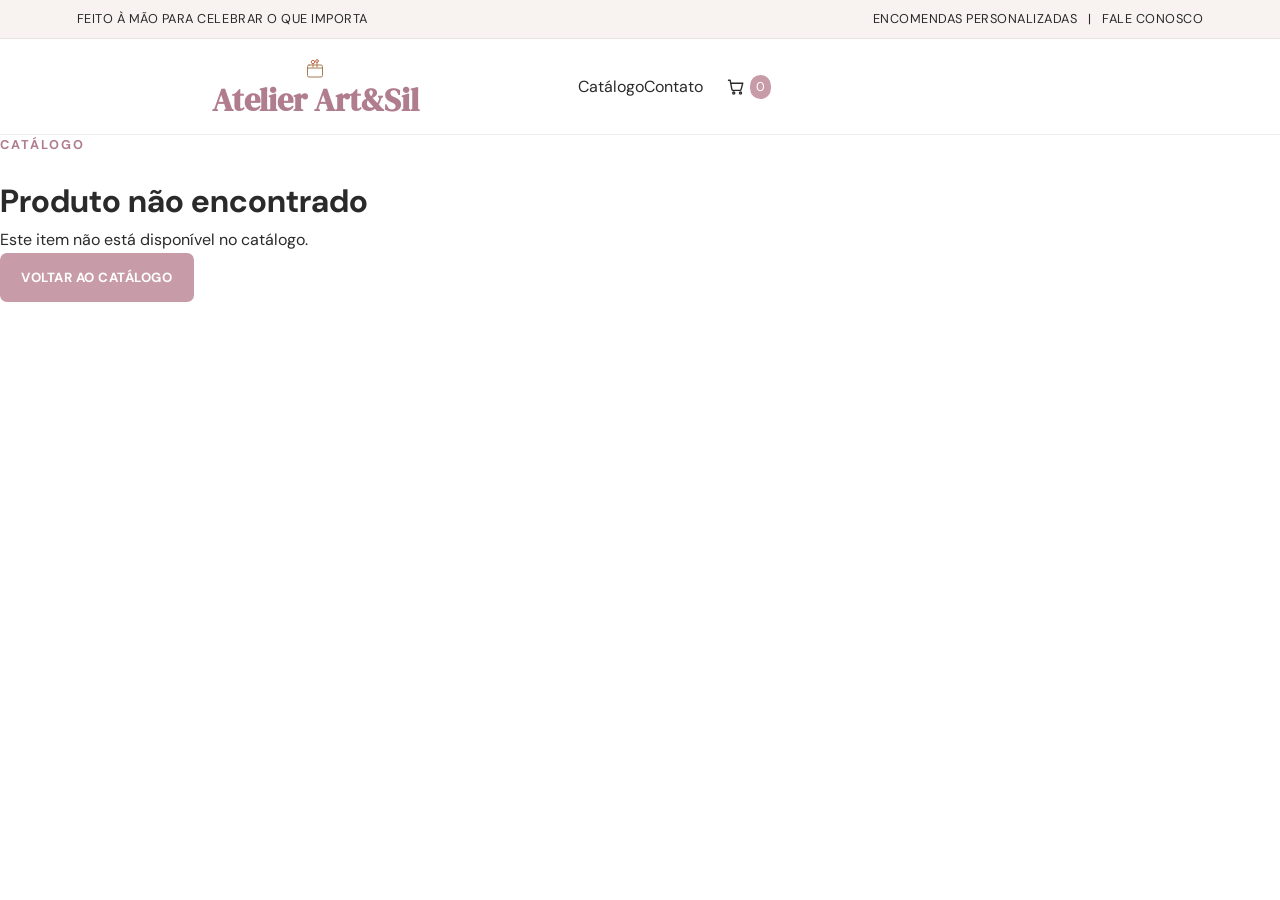
<file: paginas/produto.html>
<!doctype html>
<html lang="pt-BR">
  <head>
    <meta charset="UTF-8" />
    <meta name="viewport" content="width=device-width, initial-scale=1.0" />
    <meta
      name="description"
      content="Conheça os detalhes e opções do produto artesanal do Atelier Art&Sil."
    />
    <title>Produto | Atelier Art&amp;Sil</title>
    <link rel="preconnect" href="https://fonts.googleapis.com" />
    <link rel="preconnect" href="https://fonts.gstatic.com" crossorigin />
    <link
      href="https://fonts.googleapis.com/css2?family=Cormorant+Garamond:wght@500;600;700&family=DM+Sans:wght@400;500;600;700&family=DM+Serif+Display&display=swap"
      rel="stylesheet"
    />
    <link rel="stylesheet" href="../css/editorial.css" />
  </head>
  <body class="pagina-produto">
    <a class="skip-link" href="#product-content">Pular para o conteúdo</a>
    <svg class="sprite" aria-hidden="true">
      <symbol
        id="i-flor"
        viewBox="0 0 48 48"
        fill="none"
        stroke="#c4714f"
        stroke-width="2"
        stroke-linecap="round"
      >
        <rect x="9" y="16" width="30" height="24" rx="3" stroke="#a67c52" />
        <path d="M9 22h30" stroke="#a67c52" />
        <circle cx="20" cy="10" r="3.4" />
        <circle cx="28" cy="8" r="2.8" />
        <path d="M20 13.4V20M28 10.8V20" />
      </symbol>
      <symbol
        id="i-cart"
        viewBox="0 0 24 24"
        fill="none"
        stroke="currentColor"
        stroke-width="1.8"
        stroke-linecap="round"
        stroke-linejoin="round"
      >
        <circle cx="9" cy="20" r="1.4" />
        <circle cx="18" cy="20" r="1.4" />
        <path
          d="M2 3h2.2l2.3 12.2a1.6 1.6 0 0 0 1.6 1.3h9.1a1.6 1.6 0 0 0 1.6-1.3L21 7H5"
        />
      </symbol>
      <symbol id="p-caderno" viewBox="0 0 200 150">
        <ellipse cx="102" cy="135" rx="57" ry="7" fill="#b8c7bd" opacity=".4" />
        <g transform="rotate(-5 100 75)">
          <rect x="44" y="19" width="112" height="116" rx="12" fill="#72627f" />
          <rect
            x="49"
            y="15"
            width="102"
            height="116"
            rx="9"
            fill="#d8c9df"
            stroke="#756384"
            stroke-width="2"
          />
          <rect x="57" y="23" width="86" height="100" rx="5" fill="#fbf6ed" />
          <rect x="57" y="23" width="15" height="100" rx="5" fill="#c98291" />
          <g fill="#fbf6ed" stroke="#756384" stroke-width="1.4">
            <circle cx="64.5" cy="37" r="3.2" />
            <circle cx="64.5" cy="55" r="3.2" />
            <circle cx="64.5" cy="73" r="3.2" />
            <circle cx="64.5" cy="91" r="3.2" />
            <circle cx="64.5" cy="109" r="3.2" />
          </g>
          <rect
            x="82"
            y="36"
            width="47"
            height="49"
            rx="22"
            fill="#fff"
            stroke="#d5c2b2"
            stroke-width="1.5"
          />
          <path
            d="M105 72c-6-8-16-13-16-22 0-8 11-10 16-2 5-8 16-6 16 2 0 9-10 14-16 22Z"
            fill="#bf7182"
          />
          <path
            d="M105 62c-1-10 2-17 8-23m-8 26c-3-7-8-11-14-13m17 3 7-7"
            fill="none"
            stroke="#718a76"
            stroke-width="2"
            stroke-linecap="round"
          />
          <path
            d="M89 101h36m-36 8h24"
            stroke="#b99b73"
            stroke-width="2.4"
            stroke-linecap="round"
          />
        </g>
      </symbol>
      <symbol id="p-caixa-entalhada" viewBox="0 0 200 150">
        <ellipse
          cx="100"
          cy="133"
          rx="69"
          ry="8"
          fill="#acbdb2"
          opacity=".45"
        />
        <path
          d="M40 68h120v53q0 9-9 9H49q-9 0-9-9Z"
          fill="#91a896"
          stroke="#596e61"
          stroke-width="2.5"
        />
        <path
          d="M40 84h120v37q0 9-9 9H49q-9 0-9-9Z"
          fill="#a9bdad"
          opacity=".7"
        />
        <path
          d="M33 48q0-8 8-8h118q8 0 8 8v29H33Z"
          fill="#f2dfe0"
          stroke="#9e7780"
          stroke-width="2.5"
        />
        <path
          d="M39 48h122"
          stroke="#fff8ef"
          stroke-width="3"
          stroke-linecap="round"
        />
        <path d="M94 42h12v86H94Z" fill="#d6b674" />
        <path
          d="M100 42c-16-8-18-23-7-22 5 1 7 11 7 22Zm0 0c16-8 18-23 7-22-5 1-7 11-7 22Z"
          fill="#bd7c86"
          stroke="#8e5d69"
          stroke-width="1.4"
        />
        <circle
          cx="100"
          cy="43"
          r="4"
          fill="#f4e8ca"
          stroke="#8e5d69"
          stroke-width="1.2"
        />
        <path
          d="M64 99c0-7 10-8 12-1 2-7 12-6 12 1 0 6-12 14-12 14s-12-8-12-14Zm0 0h24M72 91v22M116 103h27m-27 8h21"
          fill="none"
          stroke="#f5e8d6"
          stroke-width="1.8"
          stroke-linecap="round"
          stroke-linejoin="round"
        />
      </symbol>
      <symbol id="p-caixa-presente" viewBox="0 0 200 150">
        <rect
          x="42"
          y="66"
          width="116"
          height="60"
          rx="10"
          fill="#ffddeb"
          stroke="#df9fbd"
          stroke-width="2"
        />
        <rect
          x="34"
          y="48"
          width="132"
          height="26"
          rx="10"
          fill="#fff0f6"
          stroke="#df9fbd"
          stroke-width="2"
        />
        <rect
          x="92"
          y="48"
          width="16"
          height="78"
          fill="#f3d66f"
          opacity=".95"
        />
        <path
          d="M100 48c-14-6-26-22-12-24 9-1 12 12 12 24Zm0 0c14-6 26-22 12-24-9-1-12 12-12 24Z"
          fill="#f3c95e"
        />
        <circle cx="100" cy="46" r="5" fill="#df8eae" />
      </symbol>
      <symbol id="p-caixa-kraft" viewBox="0 0 200 150">
        <rect
          x="44"
          y="64"
          width="112"
          height="60"
          rx="8"
          fill="#f8e8a9"
          stroke="#d3b857"
          stroke-width="2"
        />
        <rect
          x="38"
          y="46"
          width="124"
          height="26"
          rx="8"
          fill="#fff4c9"
          stroke="#d3b857"
          stroke-width="2"
        />
        <path d="M38 59h124" stroke="#d3b857" stroke-width="1.4" opacity=".7" />
        <rect
          x="86"
          y="80"
          width="28"
          height="22"
          rx="5"
          fill="#fffafd"
          stroke="#df8eae"
          stroke-width="1.6"
        />
      </symbol>
      <symbol id="p-lembranca" viewBox="0 0 200 150">
        <ellipse
          cx="100"
          cy="132"
          rx="62"
          ry="8"
          fill="#d8c7f5"
          opacity=".55"
        />
        <path
          d="M66 55c0-16 12-27 34-27s34 11 34 27"
          fill="none"
          stroke="#8cbad1"
          stroke-width="6"
          stroke-linecap="round"
        />
        <path
          d="M48 58q0-8 9-8h86q9 0 9 8l-8 64q-1 8-10 8H66q-9 0-10-8Z"
          fill="#dff2ff"
          stroke="#8cbad1"
          stroke-width="2.5"
        />
        <path d="M51 78h98" stroke="#8cbad1" stroke-width="2" />
        <path
          d="M100 83c0-8 12-10 12-1 0 7-12 13-12 13s-12-6-12-13c0-9 12-7 12 1Z"
          fill="#e987ac"
        />
        <path
          d="M73 111h54"
          stroke="#f0ce62"
          stroke-width="5"
          stroke-linecap="round"
        />
        <circle cx="151" cy="43" r="8" fill="#f3d66f" />
      </symbol>
    </svg>

    <div class="site-shell">
      <div class="top-strip">
        <span>Feito à mão para celebrar o que importa</span
        ><span>Encomendas personalizadas &nbsp; | &nbsp; Fale conosco</span>
      </div>
      <header class="topo">
        <a
          class="brand-lockup"
          href="../index.html"
          aria-label="Atelier Art e Sil - início"
          ><svg aria-hidden="true"><use href="#i-flor" /></svg
          ><span>Atelier Art&amp;Sil</span></a
        >
        <nav class="product-nav" aria-label="Navegação">
          <a href="../index.html#produtos">Catálogo</a
          ><a href="../index.html#rodape">Contato</a>
        </nav>
        <a class="cart-link" href="carrinho.html" aria-label="Carrinho, 0 itens"
          ><svg aria-hidden="true"><use href="#i-cart" /></svg><span>0</span></a
        >
      </header>
      <main class="product-page" id="product-content" tabindex="-1">
        <p class="product-status" role="status" aria-live="polite">
          Carregando produto...
        </p>
      </main>
    </div>
    <script src="../js/catalog.js"></script>
    <script src="../js/product-detail.js"></script>
  </body>
</html>
</file>
<file: css/editorial.css>
:root {
  --ink: #2a2a2a;
  --muted: #6b6b6b;
  --paper: #fafafa;
  --paper-dark: #f5f0f0;
  --white: #fff;
  --line: rgba(42, 42, 42, 0.08);
  --accent: #c89ba8;
  --accent-dark: #b07d8f;
  --rose-light: #f8f3f0;
  --rose-pale: #ede5e0;
  --rose-mid: #d4bfb8;
  --gray-soft: #e8e8e8;
  --pad: clamp(22px, 6vw, 88px);
}

* {
  box-sizing: border-box;
  margin: 0;
  padding: 0;
}

html {
  font-size: 17px;
  scroll-behavior: smooth;
}

body {
  background: var(--white);
  color: var(--ink);
  font-family: "DM Sans", sans-serif;
  font-size: 16px;
  line-height: 1.6;
  overflow-x: hidden;
}

a {
  color: inherit;
  text-decoration: none;
}

button,
input {
  font: inherit;
}

svg {
  display: block;
  max-width: 100%;
}

.nav-links a:focus-visible,
.brand-lockup:focus-visible,
.primary-btn:focus-visible,
.text-link:focus-visible,
.filter:focus-visible,
.acoes button:focus-visible,
.cart-link:focus-visible,
.social:focus-visible,
.category-tile:focus-visible,
.produto:focus-visible,
.whatsapp-btn:focus-visible,
.search-control:focus-within {
  outline: 3px solid var(--accent-dark);
  outline-offset: 3px;
}

.skip-link {
  background: var(--accent-dark);
  color: #fff;
  font-size: 1rem;
  font-weight: 700;
  left: 12px;
  padding: 12px 16px;
  position: fixed;
  top: 12px;
  transform: translateY(-160%);
  z-index: 20;
}

.skip-link:focus {
  outline: 3px solid #fff;
  outline-offset: 2px;
  transform: translateY(0);
}

.sprite {
  height: 0;
  overflow: hidden;
  position: absolute;
  width: 0;
}

.sr-only {
  clip: rect(0, 0, 0, 0);
  height: 1px;
  margin: -1px;
  overflow: hidden;
  position: absolute;
  width: 1px;
}

.site-shell {
  min-height: 100vh;
}

.top-strip {
  align-items: center;
  background: var(--rose-light);
  color: var(--ink);
  display: flex;
  font-size: 0.75rem;
  justify-content: space-between;
  letter-spacing: 0.04em;
  padding: 9px var(--pad);
  text-transform: uppercase;
  border-bottom: 1px solid var(--line);
}

.topo {
  align-items: center;
  background: var(--white);
  display: grid;
  gap: 24px;
  grid-template-columns: 1fr auto 1fr;
  min-height: 86px;
  padding: 18px var(--pad);
  border-bottom: 1px solid var(--line);
}

.nav-links,
.acoes {
  align-items: center;
  display: flex;
  gap: clamp(14px, 2vw, 30px);
}

.nav-links a,
.cart-link,
.search-control {
  font-size: 0.75rem;
  letter-spacing: 0.04em;
  text-transform: uppercase;
}

.nav-links a:hover {
  opacity: 0.6;
  color: var(--accent);
}

.brand-lockup {
  align-items: center;
  color: var(--accent-dark);
  display: flex;
  flex-direction: column;
  font-family: "DM Serif Display", serif;
  font-size: clamp(1.8rem, 2.5vw, 2.35rem);
  font-weight: 700;
  line-height: 1;
  text-align: center;
  white-space: nowrap;
}

.brand-lockup svg {
  height: 24px;
  margin-bottom: 3px;
  width: 24px;
}

.acoes {
  justify-content: flex-end;
}

.acoes button,
.cart-link {
  align-items: center;
  background: none;
  border: 0;
  cursor: pointer;
  display: flex;
  gap: 5px;
  color: var(--ink);
  transition: color 0.2s ease;
}

.acoes button:hover,
.cart-link:hover {
  color: var(--accent);
}

.acoes button svg,
.cart-link svg {
  height: 18px;
  width: 18px;
}

.search-control {
  align-items: center;
  border-bottom: 1px solid var(--line);
  display: flex;
  gap: 6px;
}

.search-control input {
  background: transparent;
  border: 0;
  font-size: 0.7rem;
  outline: 0;
  min-width: 0;
  padding: 7px 0;
  width: clamp(120px, 12vw, 180px);
  color: var(--ink);
}

.search-control input::placeholder {
  color: var(--muted);
}

.search-control button {
  align-items: center;
  background: transparent;
  border: 0;
  color: var(--ink);
  cursor: pointer;
  display: flex;
  flex: 0 0 36px;
  height: 36px;
  justify-content: center;
  transition: color 0.2s ease;
}

.search-control button:hover {
  color: var(--accent);
}

.search-control:focus-within {
  border-color: var(--accent);
}

.search-control svg {
  height: 19px;
  width: 19px;
}

.cart-link span {
  font-size: 0.75rem;
  background: var(--accent);
  color: #fff;
  padding: 2px 6px;
  border-radius: 12px;
  min-width: 20px;
  text-align: center;
}

.hero {
  align-items: center;
  background: linear-gradient(135deg, rgba(255, 255, 255, 0.95) 0%, var(--rose-light) 100%);
  display: grid;
  grid-template-columns: minmax(0, 1fr) minmax(320px, 0.9fr);
  min-height: 510px;
  overflow: hidden;
  padding: 56px var(--pad) 48px;
  border-bottom: 1px solid var(--line);
}

.hero-copy {
  position: relative;
  z-index: 1;
}

.eyebrow {
  font-size: 0.75rem;
  font-weight: 700;
  letter-spacing: 0.16em;
  margin-bottom: 20px;
  text-transform: uppercase;
  color: var(--accent-dark);
}

.hero h1 {
  font-size: clamp(4rem, 8vw, 7.2rem);
  font-weight: 700;
  letter-spacing: 0;
  line-height: 0.84;
  color: var(--ink);
}

.hero h1 span {
  margin-left: clamp(20px, 5vw, 90px);
  color: var(--accent-dark);
}

.tagline {
  color: var(--muted);
  font-size: 1rem;
  margin-top: 32px;
  max-width: 300px;
}

.hero-actions {
  align-items: center;
  display: flex;
  flex-wrap: wrap;
  gap: 22px;
  margin-top: 30px;
}

.primary-btn {
  background: var(--accent);
  border-radius: 7px;
  color: #fff;
  display: inline-block;
  font-size: 0.78rem;
  font-weight: 700;
  letter-spacing: 0.04em;
  padding: 14px 21px;
  transition: background 0.2s ease, transform 0.2s ease;
  border: none;
  cursor: pointer;
}

.primary-btn:hover {
  background: var(--accent-dark);
  transform: translateY(-2px);
}

.text-link {
  border-bottom: 2px solid var(--accent);
  font-size: 0.75rem;
  font-weight: 600;
  letter-spacing: 0.03em;
  padding-bottom: 4px;
  color: var(--accent-dark);
  transition: opacity 0.2s ease;
}

.text-link:hover {
  opacity: 0.8;
}

.text-link span {
  font-size: 0.9rem;
  margin-left: 5px;
}

.hero-art {
  align-self: stretch;
  display: flex;
  justify-content: center;
  position: relative;
}

.hero-art svg {
  align-self: center;
  filter: drop-shadow(0 12px 24px rgba(42, 42, 42, 0.08));
  transform: scale(1.55);
  width: min(100%, 480px);
}

.art-label {
  background: rgba(255, 255, 255, 0.95);
  border: 1px solid var(--line);
  border-radius: 10px;
  bottom: 22px;
  color: var(--accent-dark);
  font-size: 0.75rem;
  font-weight: 600;
  letter-spacing: 0.08em;
  line-height: 1.8;
  padding: 10px 14px;
  position: absolute;
  right: 4%;
}

.category-band {
  background: var(--rose-light);
  color: var(--ink);
  display: grid;
  gap: 26px;
  grid-template-columns: repeat(3, 1fr);
  padding: 48px var(--pad);
  border-bottom: 1px solid var(--line);
}

.category-tile {
  align-items: center;
  display: flex;
  gap: 16px;
  min-width: 0;
  padding: 8px;
  transition: transform 0.25s ease;
}

.category-tile:hover {
  transform: translateY(-4px);
}

.category-art {
  background: var(--gray-soft);
  border-radius: 13px;
  flex: 0 0 92px;
  height: 98px;
  overflow: hidden;
}

.category-tile:nth-child(2) .category-art {
  background: var(--rose-pale);
}

.category-tile:nth-child(3) .category-art {
  background: var(--rose-mid);
}

.category-art svg {
  height: 100%;
  width: 100%;
}

.category-tile h2 {
  font-size: 0.9rem;
  letter-spacing: 0.06em;
  margin-bottom: 6px;
}

.category-tile p,
.category-tile span {
  color: var(--muted);
  font-size: 0.82rem;
}

.category-tile span {
  color: var(--accent-dark);
  display: block;
  font-size: 0.75rem;
  font-weight: 700;
  letter-spacing: 0.03em;
  margin-top: 12px;
}

.campaign {
  align-items: center;
  background: linear-gradient(135deg, var(--white) 0%, var(--rose-pale) 100%);
  display: grid;
  grid-template-columns: 0.8fr 1.2fr;
  min-height: 350px;
  overflow: hidden;
  padding: 48px var(--pad);
  border-bottom: 1px solid var(--line);
}

.campaign h2 {
  font-size: clamp(3rem, 5vw, 5rem);
  letter-spacing: 0;
  line-height: 0.8;
  color: var(--ink);
}

.campaign h2 em {
  color: var(--accent);
  font-style: normal;
}

.campaign-copy > p:not(.eyebrow) {
  color: var(--muted);
  font-size: 0.95rem;
  margin: 24px 0 22px;
  max-width: 300px;
}

.campaign-art {
  display: flex;
  justify-content: center;
}

.campaign-art svg {
  transform: scale(1.45);
  width: min(100%, 450px);
  filter: drop-shadow(0 12px 20px rgba(42, 42, 42, 0.06));
}

.benefits {
  align-items: center;
  background: var(--white);
  display: grid;
  gap: 22px;
  grid-template-columns: repeat(4, 1fr);
  padding: 48px var(--pad);
  border-bottom: 1px solid var(--line);
}

.benefits div {
  align-items: center;
  display: grid;
  gap: 2px 11px;
  grid-template-columns: 28px 1fr;
}

.benefits svg {
  grid-row: span 2;
  height: 25px;
  width: 25px;
  color: var(--accent);
}

.benefits strong {
  font-size: 0.75rem;
  letter-spacing: 0.03em;
  color: var(--ink);
}

.benefits span {
  color: var(--muted);
  font-size: 0.82rem;
}

.catalogo {
  padding: 60px var(--pad) 80px;
  background: var(--white);
}

.catalogo-header {
  align-items: end;
  display: flex;
  justify-content: space-between;
  margin-bottom: 40px;
}

.catalogo-header h2 {
  font-family: "Cormorant Garamond", serif;
  font-size: clamp(2.2rem, 3.4vw, 3rem);
  font-weight: 700;
  line-height: 1;
  color: var(--ink);
}

.catalogo-header .eyebrow {
  margin-bottom: 13px;
}

.filtros {
  display: flex;
  gap: 9px;
  margin: 24px 0;
  flex-wrap: wrap;
}

.filter {
  background: transparent;
  border: 0;
  border-bottom: 2px solid transparent;
  color: var(--muted);
  cursor: pointer;
  font-size: 0.82rem;
  margin-right: 12px;
  padding: 7px 0;
  transition: all 0.2s ease;
}

.filter.is-active,
.filter:hover {
  border-color: var(--accent-dark);
  color: var(--accent-dark);
}

.produtos {
  display: grid;
  gap: 24px;
  grid-template-columns: repeat(4, minmax(0, 1fr));
}

.produto.is-hidden {
  display: none;
}

.empty-state {
  color: var(--muted);
  font-size: 0.8rem;
  padding: 28px 0 0;
}

.produto {
  background: var(--white);
  border: 1px solid var(--gray-soft);
  border-radius: 12px;
  cursor: pointer;
  display: flex;
  flex-direction: column;
  min-width: 0;
  overflow: hidden;
  transition: transform 0.25s ease, box-shadow 0.25s ease;
}

.produto:hover {
  box-shadow: 0 12px 32px rgba(42, 42, 42, 0.1);
  transform: translateY(-6px);
}

.produto:focus-visible {
  outline: 3px solid var(--accent-dark);
  outline-offset: 3px;
}

.produto .arte {
  align-items: center;
  background: var(--rose-light);
  display: flex;
  height: 245px;
  justify-content: center;
  overflow: hidden;
  position: relative;
}

.produto:nth-child(4n + 2) .arte {
  background: var(--gray-soft);
}

.produto:nth-child(4n + 3) .arte {
  background: var(--rose-pale);
}

.produto:nth-child(4n) .arte {
  background: var(--rose-mid);
}

.produto-info {
  display: flex;
  flex-direction: column;
  gap: 8px;
  padding: 16px;
  flex-grow: 1;
}

.badge {
  font-size: 0.65rem;
  font-weight: 700;
  letter-spacing: 0.08em;
  text-transform: uppercase;
  color: var(--accent-dark);
  background: var(--rose-light);
  padding: 4px 8px;
  border-radius: 4px;
  width: fit-content;
}

.produto h3 {
  font-size: 0.95rem;
  font-weight: 600;
  color: var(--ink);
  margin-bottom: 4px;
}

.produto p {
  font-size: 0.8rem;
  color: var(--muted);
  line-height: 1.5;
  flex-grow: 1;
}

.add-to-cart-btn {
  background: var(--accent);
  color: #fff;
  border: none;
  padding: 10px 12px;
  font-size: 0.75rem;
  font-weight: 700;
  letter-spacing: 0.04em;
  border-radius: 6px;
  cursor: pointer;
  margin-top: 8px;
  transition: background 0.2s ease;
}

.add-to-cart-btn:hover {
  background: var(--accent-dark);
}

.whatsapp-btn {
  position: fixed;
  bottom: 24px;
  right: 24px;
  width: 56px;
  height: 56px;
  background: #25D366;
  border: none;
  border-radius: 50%;
  display: flex;
  align-items: center;
  justify-content: center;
  cursor: pointer;
  z-index: 15;
  box-shadow: 0 6px 20px rgba(37, 211, 102, 0.3);
  transition: transform 0.2s ease, box-shadow 0.2s ease;
}

.whatsapp-btn:hover {
  transform: scale(1.1);
  box-shadow: 0 8px 28px rgba(37, 211, 102, 0.4);
}

.whatsapp-btn svg {
  width: 28px;
  height: 28px;
  color: #fff;
}

.rodape {
  background: var(--rose-light);
  border-top: 1px solid var(--line);
  color: var(--ink);
  display: grid;
  gap: 32px;
  grid-template-columns: 1fr auto 1fr;
  padding: 48px var(--pad);
  text-align: center;
}

.rodape-col {
  text-align: left;
}

.rodape-col h4 {
  font-size: 0.85rem;
  font-weight: 700;
  letter-spacing: 0.04em;
  margin-bottom: 12px;
  text-transform: uppercase;
  color: var(--accent-dark);
}

.rodape-col p {
  font-size: 0.9rem;
  color: var(--muted);
  line-height: 1.8;
}

.rodape-centro {
  font-size: 0.85rem;
  font-weight: 700;
  letter-spacing: 0.04em;
  color: var(--accent-dark);
  text-transform: uppercase;
}

.sociais {
  display: flex;
  gap: 16px;
  justify-content: flex-end;
}

.social {
  width: 36px;
  height: 36px;
  display: flex;
  align-items: center;
  justify-content: center;
  background: var(--white);
  border: 1px solid var(--line);
  border-radius: 50%;
  transition: all 0.2s ease;
}

.social:hover {
  background: var(--accent);
  border-color: var(--accent);
  color: #fff;
}

.social svg {
  width: 18px;
  height: 18px;
}

@media (max-width: 1024px) {
  .hero {
    grid-template-columns: 1fr;
    min-height: auto;
  }

  .hero-art {
    display: none;
  }

  .campaign {
    grid-template-columns: 1fr;
    min-height: auto;
  }

  .campaign-art {
    display: none;
  }

  .benefits {
    grid-template-columns: repeat(2, 1fr);
  }

  .produtos {
    grid-template-columns: repeat(2, minmax(0, 1fr));
  }

  .topo {
    grid-template-columns: 1fr;
    gap: 12px;
  }

  .nav-links {
    order: 3;
    width: 100%;
    justify-content: space-between;
  }

  .rodape {
    grid-template-columns: 1fr;
    gap: 16px;
    text-align: center;
  }

  .rodape-col {
    text-align: center;
  }

  .sociais {
    justify-content: center;
  }
}

@media (max-width: 768px) {
  .hero {
    padding: 40px var(--pad) 32px;
    min-height: auto;
  }

  .hero h1 {
    font-size: clamp(2.5rem, 6vw, 4rem);
  }

  .category-band {
    grid-template-columns: 1fr;
    padding: 32px var(--pad);
  }

  .campaign {
    padding: 32px var(--pad);
  }

  .campaign h2 {
    font-size: clamp(1.8rem, 4vw, 3rem);
  }

  .benefits {
    grid-template-columns: 1fr;
    padding: 32px var(--pad);
  }

  .catalogo {
    padding: 40px var(--pad);
  }

  .produtos {
    grid-template-columns: 1fr;
  }

  .filtros {
    margin: 16px 0;
  }

  .top-strip {
    flex-direction: column;
    gap: 8px;
    padding: 12px var(--pad);
  }

  .topo {
    min-height: auto;
    grid-template-columns: 1fr;
    gap: 12px;
    padding: 12px var(--pad);
  }

  .brand-lockup {
    font-size: clamp(1.4rem, 2vw, 1.8rem);
  }

  .search-control input {
    width: 100%;
    min-width: 0;
  }

  .acoes {
    justify-content: space-between;
  }

  .whatsapp-btn {
    width: 50px;
    height: 50px;
    bottom: 16px;
    right: 16px;
  }

  .whatsapp-btn svg {
    width: 24px;
    height: 24px;
  }
}

@media (max-width: 480px) {
  :root {
    --pad: clamp(16px, 4vw, 22px);
  }

  .hero h1 {
    font-size: clamp(2rem, 5vw, 2.8rem);
    line-height: 0.9;
  }

  .hero {
    padding: 32px var(--pad) 24px;
  }

  .category-tile {
    flex-direction: column;
    text-align: center;
  }

  .category-art {
    flex: 0 0 120px;
    width: 120px;
  }

  .products {
    grid-template-columns: 1fr;
  }

  .rodape {
    padding: 32px var(--pad);
  }
}
</file>
